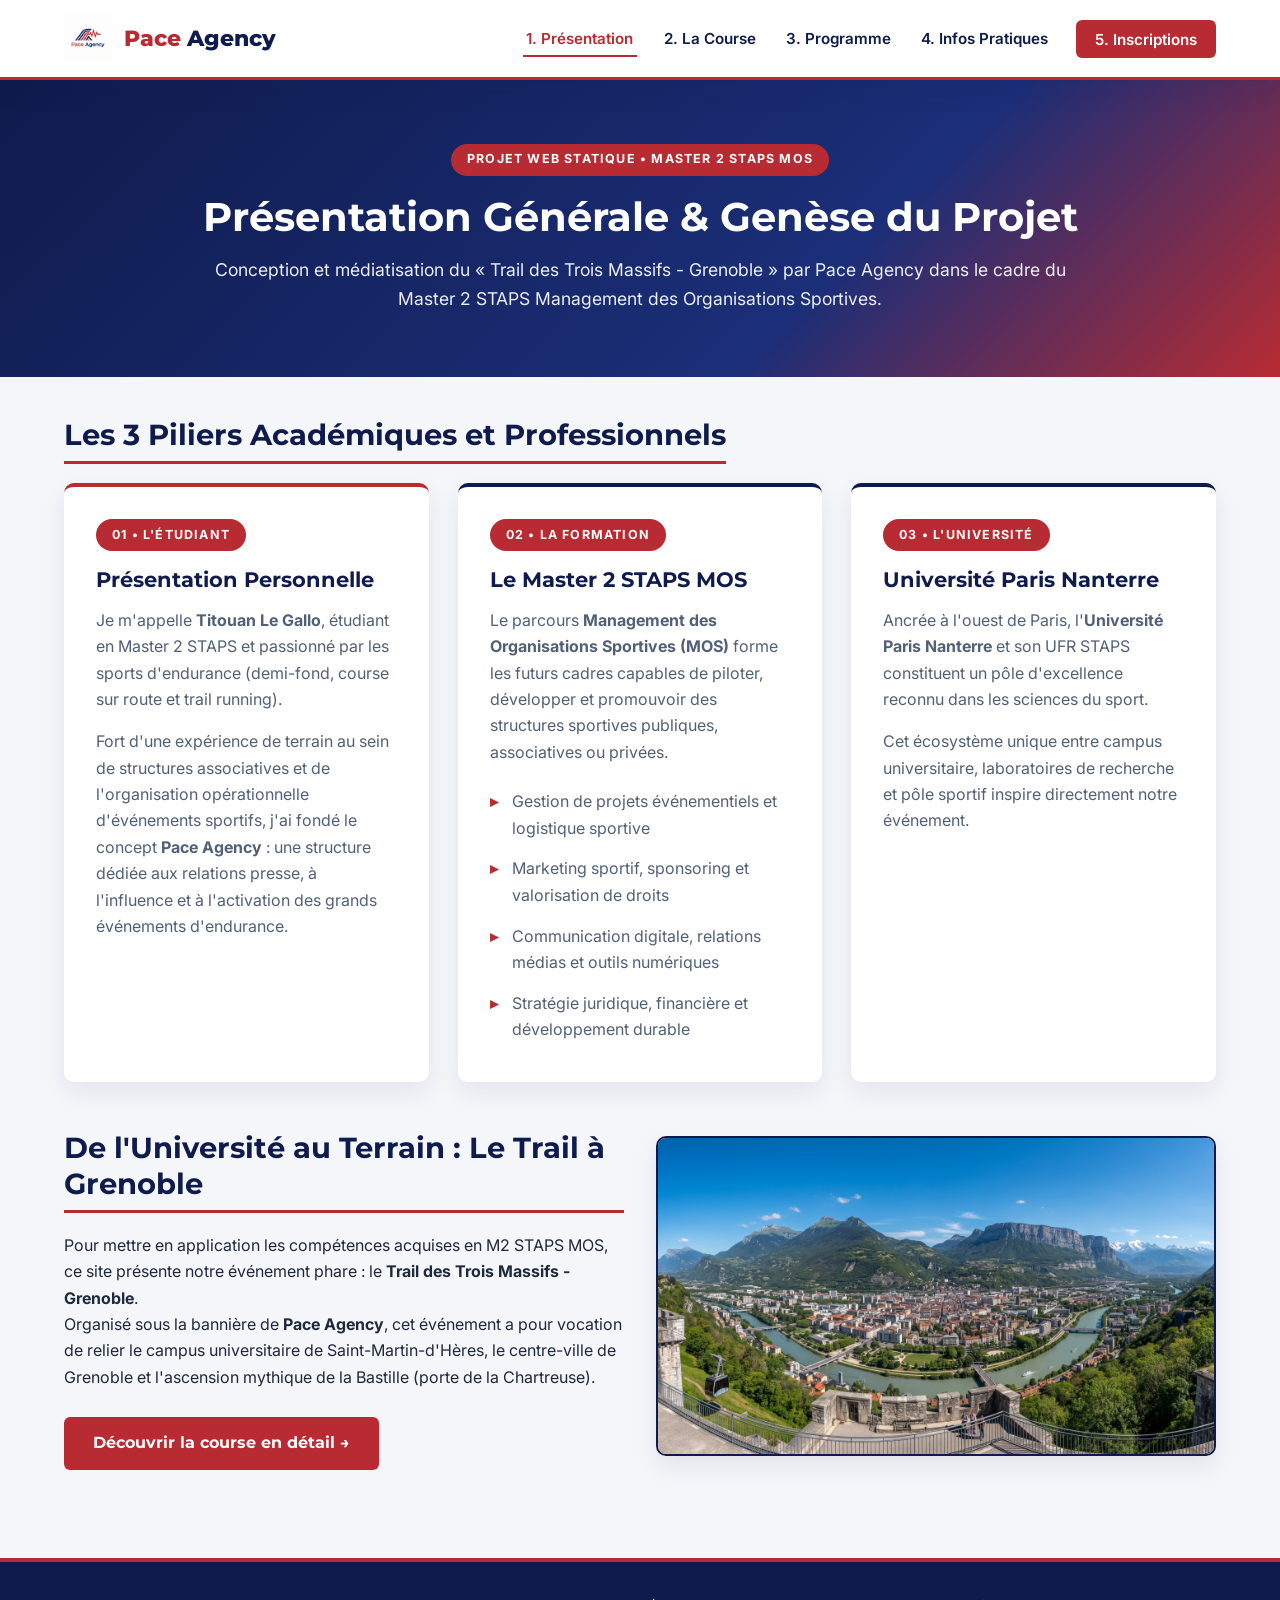
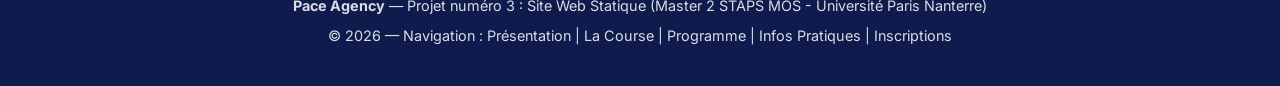
<file: index.html>
<!DOCTYPE html>
<html lang="fr">
<head>
    <meta charset="UTF-8">
    <meta name="viewport" content="width=device-width, initial-scale=1.0">
    <title>Accueil & Présentation | Trail des Trois Massifs - Grenoble</title>
    <link rel="stylesheet" href="style.css">
</head>
<body>

    <header class="site-header">
        <nav class="navbar">
            <a href="index.html" class="brand">
                <img src="logo-pace.jpg" alt="Logo Pace Agency" class="brand-logo">
                <span class="brand-title"><span class="brand-pace">Pace</span> <span class="brand-agency">Agency</span></span>
            </a>
            <ul class="nav-links">
                <li><a href="index.html" class="active">1. Présentation</a></li>
                <li><a href="evenement.html">2. La Course</a></li>
                <li><a href="programme.html">3. Programme</a></li>
                <li><a href="infos-pratiques.html">4. Infos Pratiques</a></li>
                <li><a href="inscriptions.html" class="btn-nav">5. Inscriptions</a></li>
            </ul>
        </nav>
    </header>

    <section class="page-hero">
        <div class="hero-container">
            <span class="badge">Projet Web Statique • Master 2 STAPS MOS</span>
            <h1>Présentation Générale & Genèse du Projet</h1>
            <p>Conception et médiatisation du « Trail des Trois Massifs - Grenoble » par Pace Agency dans le cadre du Master 2 STAPS Management des Organisations Sportives.</p>
        </div>
    </section>

    <main class="main-container">
        <section class="section-block">
            <h2 class="section-title">Les 3 Piliers Académiques et Professionnels</h2>
            <div class="grid-3">
                <!-- 1. Présentation personnelle de l'étudiant -->
                <article class="card card-accent">
                    <span class="badge">01 • L'Étudiant</span>
                    <h3>Présentation Personnelle</h3>
                    <p>Je m'appelle <strong>Titouan Le Gallo</strong>, étudiant en Master 2 STAPS et passionné par les sports d'endurance (demi-fond, course sur route et trail running).</p>
                    <p>Fort d'une expérience de terrain au sein de structures associatives et de l'organisation opérationnelle d'événements sportifs, j'ai fondé le concept <strong>Pace Agency</strong> : une structure dédiée aux relations presse, à l'influence et à l'activation des grands événements d'endurance.</p>
                </article>

                <!-- 2. Présentation du parcours M2 STAPS MOS -->
                <article class="card">
                    <span class="badge">02 • La Formation</span>
                    <h3>Le Master 2 STAPS MOS</h3>
                    <p>Le parcours <strong>Management des Organisations Sportives (MOS)</strong> forme les futurs cadres capables de piloter, développer et promouvoir des structures sportives publiques, associatives ou privées.</p>
                    <ul class="styled-list">
                        <li>Gestion de projets événementiels et logistique sportive</li>
                        <li>Marketing sportif, sponsoring et valorisation de droits</li>
                        <li>Communication digitale, relations médias et outils numériques</li>
                        <li>Stratégie juridique, financière et développement durable</li>
                    </ul>
                </article>

                <!-- 3. Présentation de l'université -->
                <article class="card">
                    <span class="badge">03 • L'Université</span>
                    <h3>Université Paris Nanterre</h3>
                    <p>Ancrée à l'ouest de Paris, l'<strong>Université Paris Nanterre</strong> et son UFR STAPS constituent un pôle d'excellence reconnu dans les sciences du sport.</p>
                    <p>Cet écosystème unique entre campus universitaire, laboratoires de recherche et pôle sportif inspire directement notre événement.</p>
                </article>
            </div>
        </section>

        <section class="section-block">
            <div class="grid-2">
                <div>
                    <h2 class="section-title">De l'Université au Terrain : Le Trail à Grenoble</h2>
                    <p>Pour mettre en application les compétences acquises en M2 STAPS MOS, ce site présente notre événement phare : le <strong>Trail des Trois Massifs - Grenoble</strong>.</p>
                    <p>Organisé sous la bannière de <strong>Pace Agency</strong>, cet événement a pour vocation de relier le campus universitaire de Saint-Martin-d'Hères, le centre-ville de Grenoble et l'ascension mythique de la Bastille (porte de la Chartreuse).</p>
                    <br>
                    <a href="evenement.html" class="btn-primary">Découvrir la course en détail →</a>
                </div>
                <div>
                    <img src="bastille-grenoble.jpg" alt="Vue panoramique de Grenoble et ses massifs" class="feature-image">
                </div>
            </div>
        </section>
    </main>

    <footer class="site-footer">
        <p><strong>Pace Agency</strong> — Projet numéro 3 : Site Web Statique (Master 2 STAPS MOS - Université Paris Nanterre)</p>
        <p>© 2026 — Navigation : <a href="index.html">Présentation</a> | <a href="evenement.html">La Course</a> | <a href="programme.html">Programme</a> | <a href="infos-pratiques.html">Infos Pratiques</a> | <a href="inscriptions.html">Inscriptions</a></p>
    </footer>

</body>
</html>
</file>
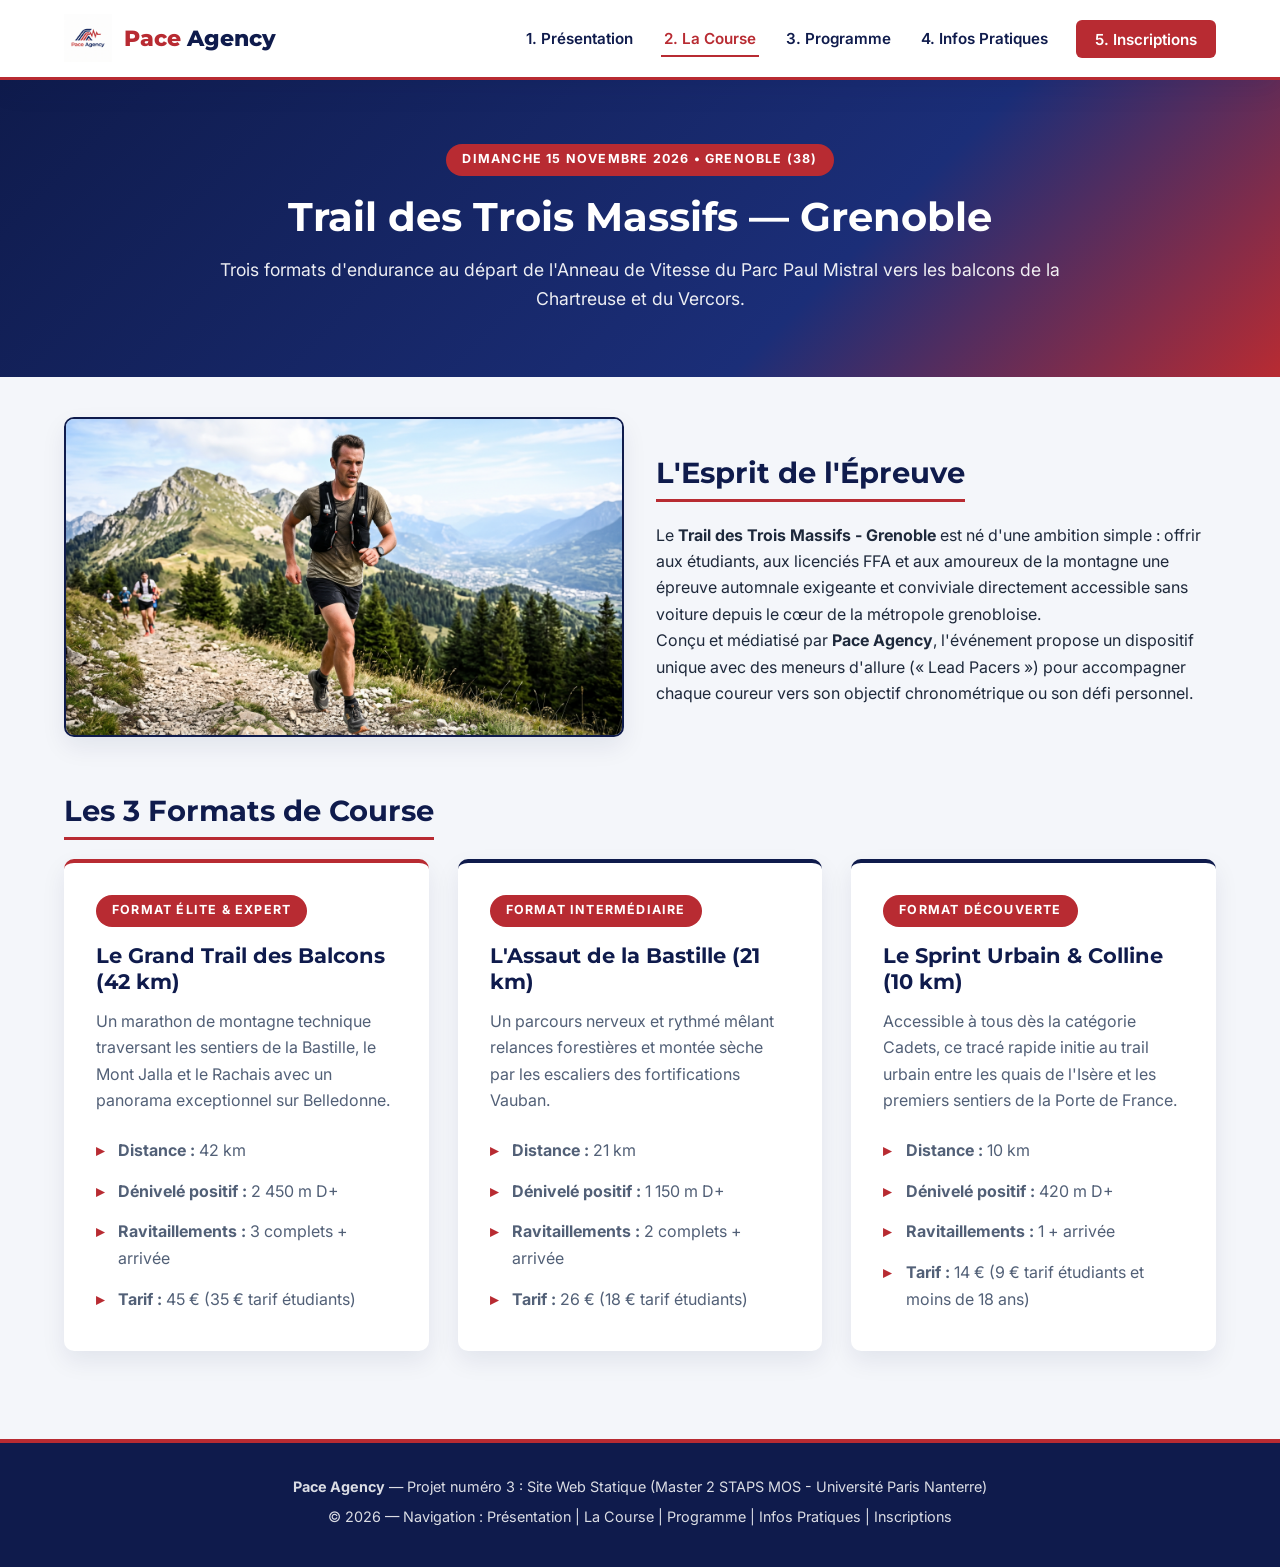
<file: evenement.html>
<!DOCTYPE html>
<html lang="fr">
<head>
    <meta charset="UTF-8">
    <meta name="viewport" content="width=device-width, initial-scale=1.0">
    <title>La Course | Trail des Trois Massifs - Grenoble</title>
    <link rel="stylesheet" href="style.css">
</head>
<body>

    <header class="site-header">
        <nav class="navbar">
            <a href="index.html" class="brand">
                <img src="logo-pace.jpg" alt="Logo Pace Agency" class="brand-logo">
                <span class="brand-title"><span class="brand-pace">Pace</span> <span class="brand-agency">Agency</span></span>
            </a>
            <ul class="nav-links">
                <li><a href="index.html">1. Présentation</a></li>
                <li><a href="evenement.html" class="active">2. La Course</a></li>
                <li><a href="programme.html">3. Programme</a></li>
                <li><a href="infos-pratiques.html">4. Infos Pratiques</a></li>
                <li><a href="inscriptions.html" class="btn-nav">5. Inscriptions</a></li>
            </ul>
        </nav>
    </header>

    <section class="page-hero">
        <div class="hero-container">
            <span class="badge">Dimanche 15 Novembre 2026 • Grenoble (38)</span>
            <h1>Trail des Trois Massifs — Grenoble</h1>
            <p>Trois formats d'endurance au départ de l'Anneau de Vitesse du Parc Paul Mistral vers les balcons de la Chartreuse et du Vercors.</p>
        </div>
    </section>

    <main class="main-container">
        <section class="section-block">
            <div class="grid-2">
                <div>
                    <img src="trail-grenoble.jpg" alt="Coureur sur les sentiers au-dessus de Grenoble" class="feature-image">
                </div>
                <div>
                    <h2 class="section-title">L'Esprit de l'Épreuve</h2>
                    <p>Le <strong>Trail des Trois Massifs - Grenoble</strong> est né d'une ambition simple : offrir aux étudiants, aux licenciés FFA et aux amoureux de la montagne une épreuve automnale exigeante et conviviale directement accessible sans voiture depuis le cœur de la métropole grenobloise.</p>
                    <p>Conçu et médiatisé par <strong>Pace Agency</strong>, l'événement propose un dispositif unique avec des meneurs d'allure (« Lead Pacers ») pour accompagner chaque coureur vers son objectif chronométrique ou son défi personnel.</p>
                </div>
            </div>
        </section>

        <section class="section-block">
            <h2 class="section-title">Les 3 Formats de Course</h2>
            <div class="grid-3">
                <article class="card card-accent">
                    <span class="badge">Format Élite & Expert</span>
                    <h3>Le Grand Trail des Balcons (42 km)</h3>
                    <p>Un marathon de montagne technique traversant les sentiers de la Bastille, le Mont Jalla et le Rachais avec un panorama exceptionnel sur Belledonne.</p>
                    <ul class="styled-list">
                        <li><strong>Distance :</strong> 42 km</li>
                        <li><strong>Dénivelé positif :</strong> 2 450 m D+</li>
                        <li><strong>Ravitaillements :</strong> 3 complets + arrivée</li>
                        <li><strong>Tarif :</strong> 45 € (35 € tarif étudiants)</li>
                    </ul>
                </article>

                <article class="card">
                    <span class="badge">Format Intermédiaire</span>
                    <h3>L'Assaut de la Bastille (21 km)</h3>
                    <p>Un parcours nerveux et rythmé mêlant relances forestières et montée sèche par les escaliers des fortifications Vauban.</p>
                    <ul class="styled-list">
                        <li><strong>Distance :</strong> 21 km</li>
                        <li><strong>Dénivelé positif :</strong> 1 150 m D+</li>
                        <li><strong>Ravitaillements :</strong> 2 complets + arrivée</li>
                        <li><strong>Tarif :</strong> 26 € (18 € tarif étudiants)</li>
                    </ul>
                </article>

                <article class="card">
                    <span class="badge">Format Découverte</span>
                    <h3>Le Sprint Urbain & Colline (10 km)</h3>
                    <p>Accessible à tous dès la catégorie Cadets, ce tracé rapide initie au trail urbain entre les quais de l'Isère et les premiers sentiers de la Porte de France.</p>
                    <ul class="styled-list">
                        <li><strong>Distance :</strong> 10 km</li>
                        <li><strong>Dénivelé positif :</strong> 420 m D+</li>
                        <li><strong>Ravitaillements :</strong> 1 + arrivée</li>
                        <li><strong>Tarif :</strong> 14 € (9 € tarif étudiants et moins de 18 ans)</li>
                    </ul>
                </article>
            </div>
        </section>
    </main>

    <footer class="site-footer">
        <p><strong>Pace Agency</strong> — Projet numéro 3 : Site Web Statique (Master 2 STAPS MOS - Université Paris Nanterre)</p>
        <p>© 2026 — Navigation : <a href="index.html">Présentation</a> | <a href="evenement.html">La Course</a> | <a href="programme.html">Programme</a> | <a href="infos-pratiques.html">Infos Pratiques</a> | <a href="inscriptions.html">Inscriptions</a></p>
    </footer>

</body>
</html>
</file>
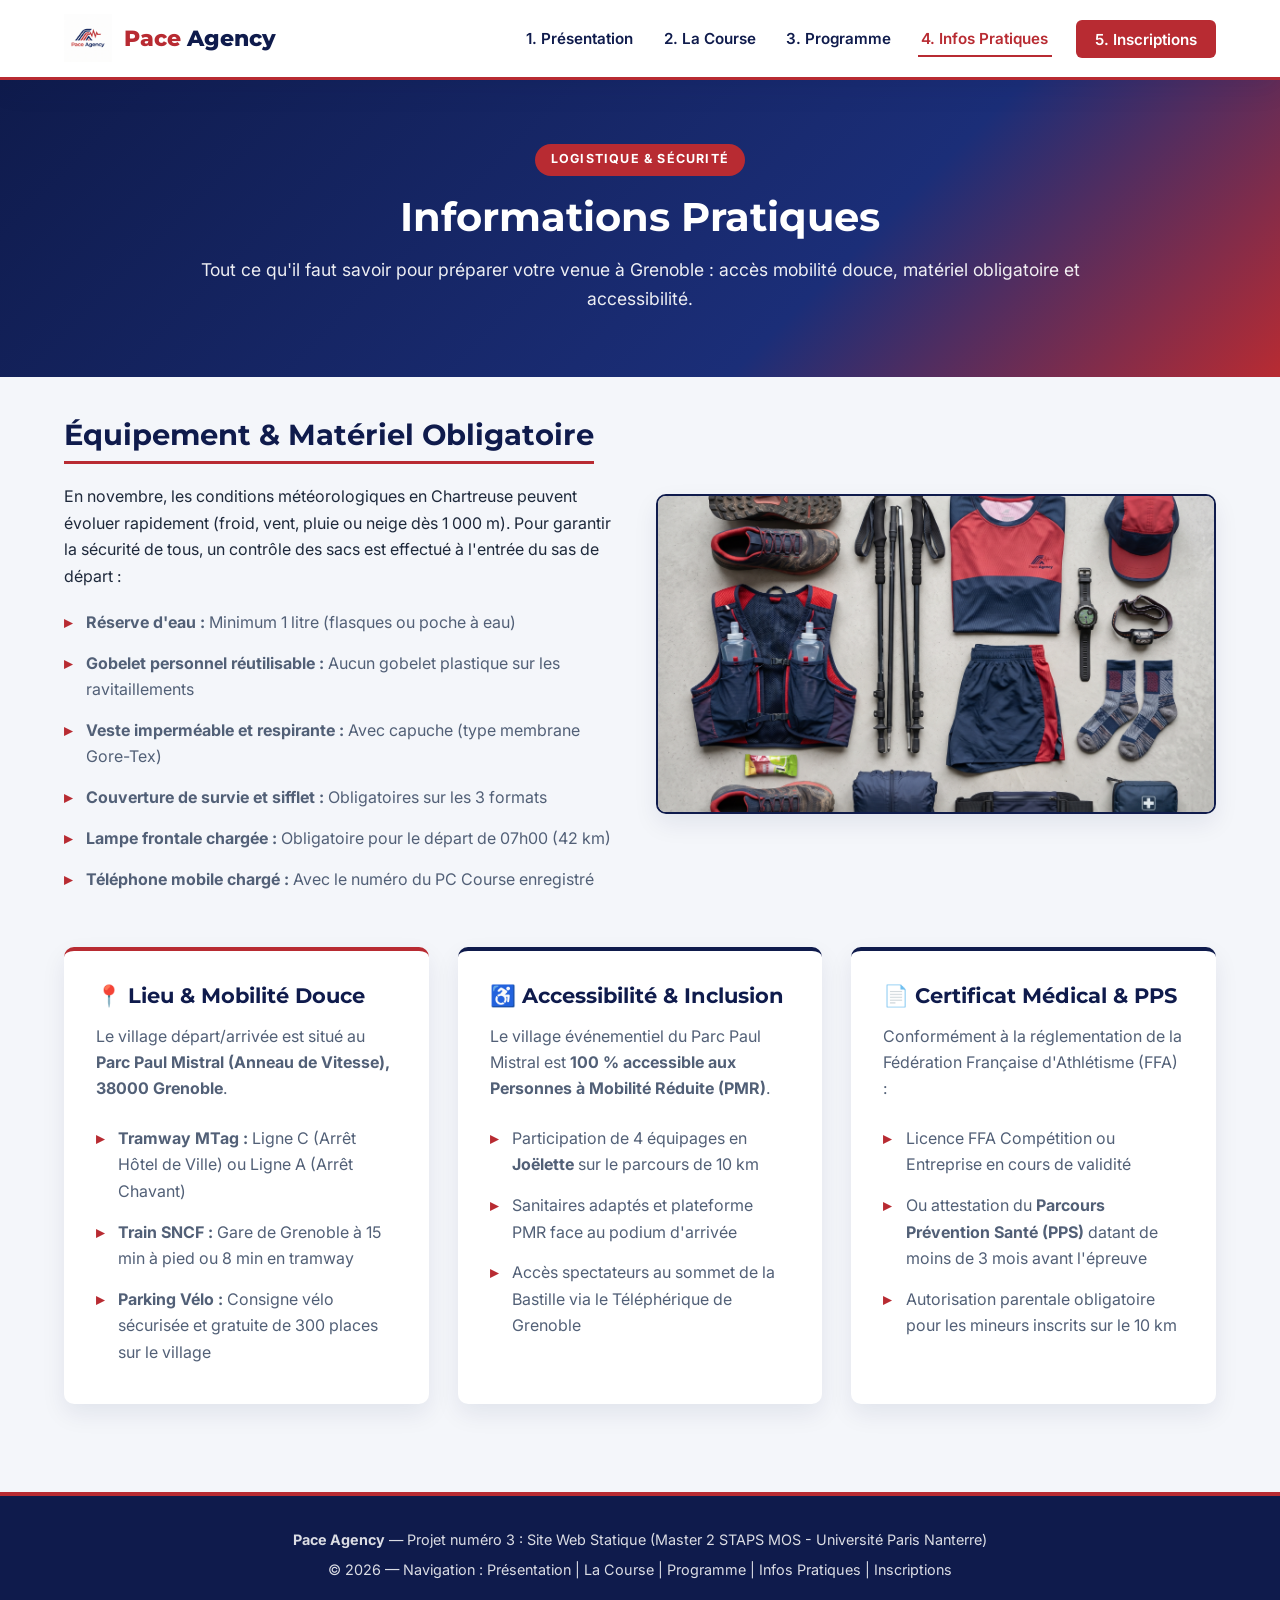
<file: infos-pratiques.html>
<!DOCTYPE html>
<html lang="fr">
<head>
    <meta charset="UTF-8">
    <meta name="viewport" content="width=device-width, initial-scale=1.0">
    <title>Informations Pratiques | Trail des Trois Massifs - Grenoble</title>
    <link rel="stylesheet" href="style.css">
</head>
<body>

    <header class="site-header">
        <nav class="navbar">
            <a href="index.html" class="brand">
                <img src="logo-pace.jpg" alt="Logo Pace Agency" class="brand-logo">
                <span class="brand-title"><span class="brand-pace">Pace</span> <span class="brand-agency">Agency</span></span>
            </a>
            <ul class="nav-links">
                <li><a href="index.html">1. Présentation</a></li>
                <li><a href="evenement.html">2. La Course</a></li>
                <li><a href="programme.html">3. Programme</a></li>
                <li><a href="infos-pratiques.html" class="active">4. Infos Pratiques</a></li>
                <li><a href="inscriptions.html" class="btn-nav">5. Inscriptions</a></li>
            </ul>
        </nav>
    </header>

    <section class="page-hero">
        <div class="hero-container">
            <span class="badge">Logistique & Sécurité</span>
            <h1>Informations Pratiques</h1>
            <p>Tout ce qu'il faut savoir pour préparer votre venue à Grenoble : accès mobilité douce, matériel obligatoire et accessibilité.</p>
        </div>
    </section>

    <main class="main-container">
        <section class="section-block">
            <div class="grid-2">
                <div>
                    <h2 class="section-title">Équipement & Matériel Obligatoire</h2>
                    <p>En novembre, les conditions météorologiques en Chartreuse peuvent évoluer rapidement (froid, vent, pluie ou neige dès 1 000 m). Pour garantir la sécurité de tous, un contrôle des sacs est effectué à l'entrée du sas de départ :</p>
                    <ul class="styled-list">
                        <li><strong>Réserve d'eau :</strong> Minimum 1 litre (flasques ou poche à eau)</li>
                        <li><strong>Gobelet personnel réutilisable :</strong> Aucun gobelet plastique sur les ravitaillements</li>
                        <li><strong>Veste imperméable et respirante :</strong> Avec capuche (type membrane Gore-Tex)</li>
                        <li><strong>Couverture de survie et sifflet :</strong> Obligatoires sur les 3 formats</li>
                        <li><strong>Lampe frontale chargée :</strong> Obligatoire pour le départ de 07h00 (42 km)</li>
                        <li><strong>Téléphone mobile chargé :</strong> Avec le numéro du PC Course enregistré</li>
                    </ul>
                </div>
                <div>
                    <img src="materiel-trail.jpg" alt="Matériel et chaussures de trail running" class="feature-image">
                </div>
            </div>
        </section>

        <section class="section-block">
            <div class="grid-3">
                <article class="card card-accent">
                    <h3>📍 Lieu & Mobilité Douce</h3>
                    <p>Le village départ/arrivée est situé au <strong>Parc Paul Mistral (Anneau de Vitesse), 38000 Grenoble</strong>.</p>
                    <ul class="styled-list">
                        <li><strong>Tramway MTag :</strong> Ligne C (Arrêt Hôtel de Ville) ou Ligne A (Arrêt Chavant)</li>
                        <li><strong>Train SNCF :</strong> Gare de Grenoble à 15 min à pied ou 8 min en tramway</li>
                        <li><strong>Parking Vélo :</strong> Consigne vélo sécurisée et gratuite de 300 places sur le village</li>
                    </ul>
                </article>

                <article class="card">
                    <h3>♿ Accessibilité & Inclusion</h3>
                    <p>Le village événementiel du Parc Paul Mistral est <strong>100 % accessible aux Personnes à Mobilité Réduite (PMR)</strong>.</p>
                    <ul class="styled-list">
                        <li>Participation de 4 équipages en <strong>Joëlette</strong> sur le parcours de 10 km</li>
                        <li>Sanitaires adaptés et plateforme PMR face au podium d'arrivée</li>
                        <li>Accès spectateurs au sommet de la Bastille via le Téléphérique de Grenoble</li>
                    </ul>
                </article>

                <article class="card">
                    <h3>📄 Certificat Médical & PPS</h3>
                    <p>Conformément à la réglementation de la Fédération Française d'Athlétisme (FFA) :</p>
                    <ul class="styled-list">
                        <li>Licence FFA Compétition ou Entreprise en cours de validité</li>
                        <li>Ou attestation du <strong>Parcours Prévention Santé (PPS)</strong> datant de moins de 3 mois avant l'épreuve</li>
                        <li>Autorisation parentale obligatoire pour les mineurs inscrits sur le 10 km</li>
                    </ul>
                </article>
            </div>
        </section>
    </main>

    <footer class="site-footer">
        <p><strong>Pace Agency</strong> — Projet numéro 3 : Site Web Statique (Master 2 STAPS MOS - Université Paris Nanterre)</p>
        <p>© 2026 — Navigation : <a href="index.html">Présentation</a> | <a href="evenement.html">La Course</a> | <a href="programme.html">Programme</a> | <a href="infos-pratiques.html">Infos Pratiques</a> | <a href="inscriptions.html">Inscriptions</a></p>
    </footer>

</body>
</html>
</file>
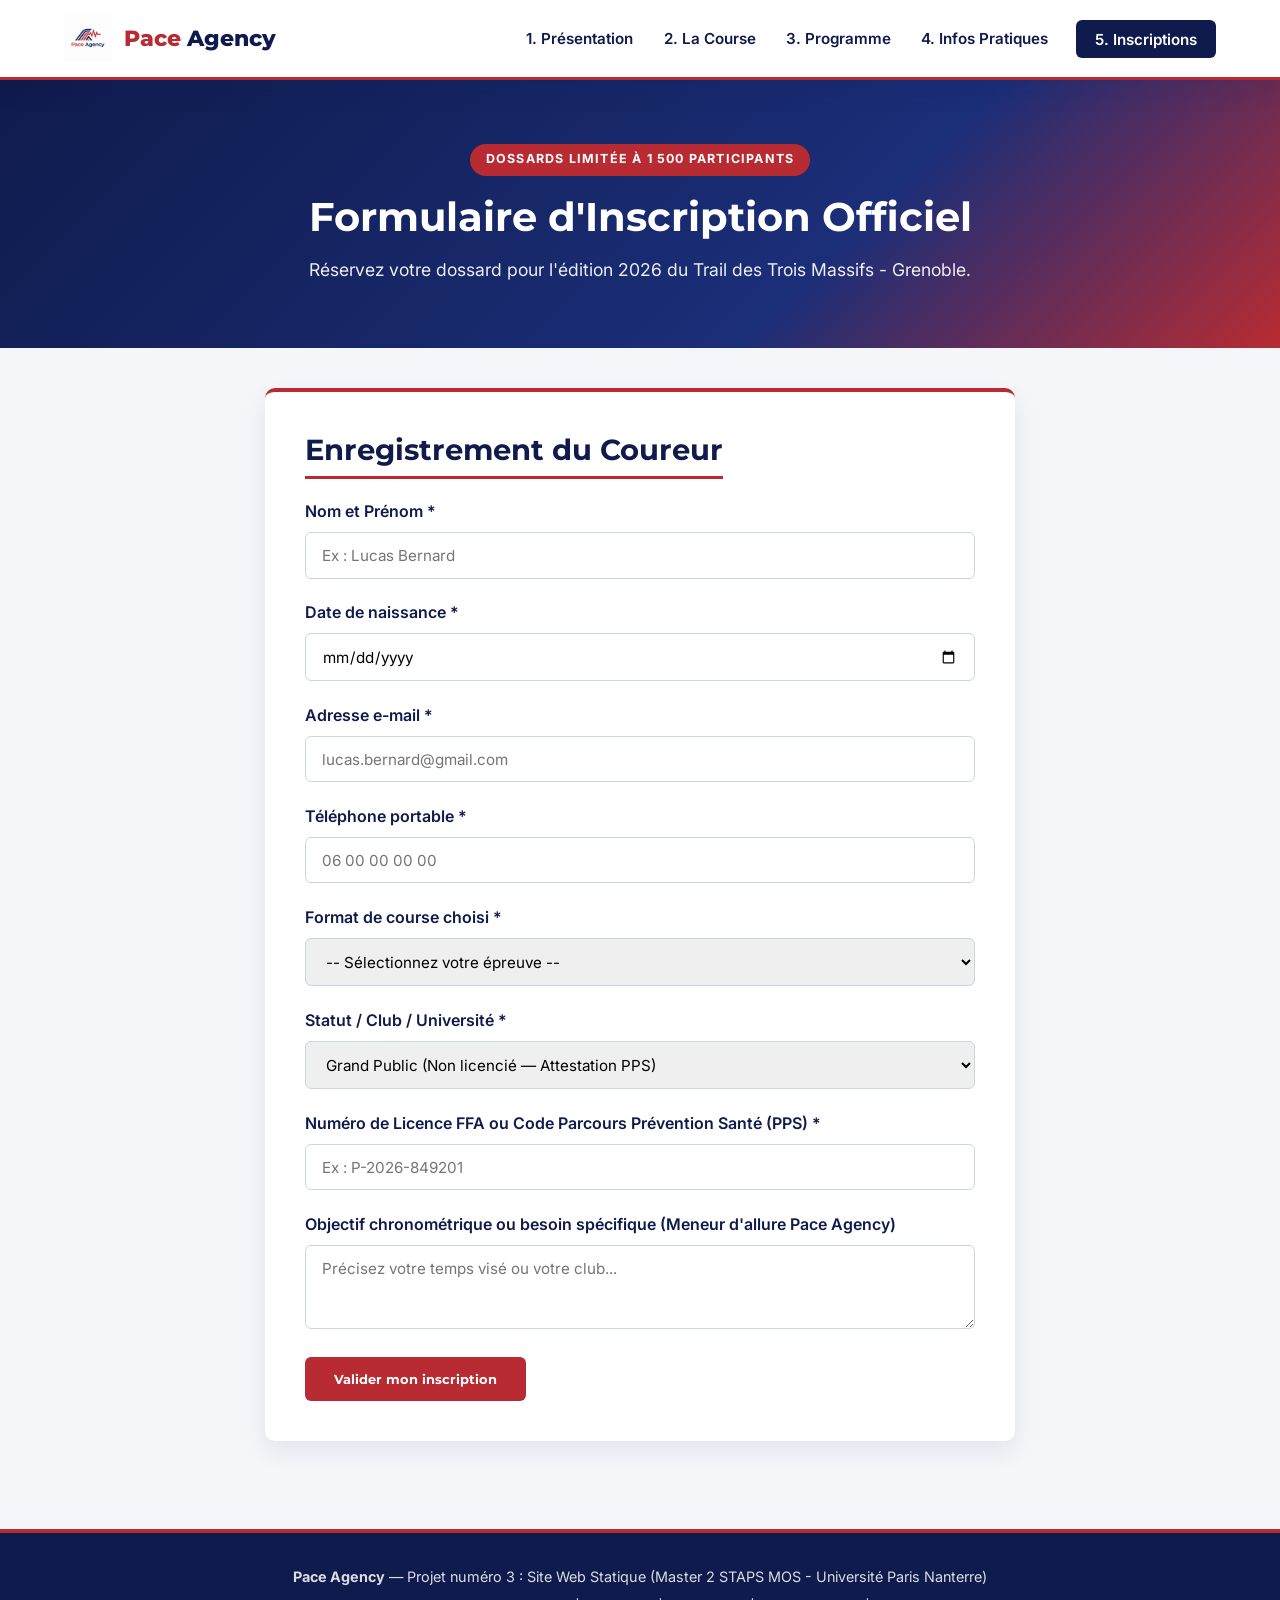
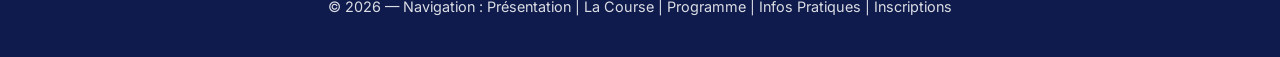
<file: inscriptions.html>
<!DOCTYPE html>
<html lang="fr">
<head>
    <meta charset="UTF-8">
    <meta name="viewport" content="width=device-width, initial-scale=1.0">
    <title>Inscriptions | Trail des Trois Massifs - Grenoble</title>
    <link rel="stylesheet" href="style.css">
</head>
<body>

    <header class="site-header">
        <nav class="navbar">
            <a href="index.html" class="brand">
                <img src="logo-pace.jpg" alt="Logo Pace Agency" class="brand-logo">
                <span class="brand-title"><span class="brand-pace">Pace</span> <span class="brand-agency">Agency</span></span>
            </a>
            <ul class="nav-links">
                <li><a href="index.html">1. Présentation</a></li>
                <li><a href="evenement.html">2. La Course</a></li>
                <li><a href="programme.html">3. Programme</a></li>
                <li><a href="infos-pratiques.html">4. Infos Pratiques</a></li>
                <li><a href="inscriptions.html" class="btn-nav active">5. Inscriptions</a></li>
            </ul>
        </nav>
    </header>

    <section class="page-hero">
        <div class="hero-container">
            <span class="badge">Dossards Limitée à 1 500 Participants</span>
            <h1>Formulaire d'Inscription Officiel</h1>
            <p>Réservez votre dossard pour l'édition 2026 du Trail des Trois Massifs - Grenoble.</p>
        </div>
    </section>

    <main class="main-container">
        <section class="section-block">
            <div class="form-card">
                <h2 class="section-title">Enregistrement du Coureur</h2>
                <form action="#" method="get">
                    <div class="form-group">
                        <label for="nom">Nom et Prénom *</label>
                        <input type="text" id="nom" name="nom" class="form-control" placeholder="Ex : Lucas Bernard" required>
                    </div>

                    <div class="form-group">
                        <label for="naissance">Date de naissance *</label>
                        <input type="date" id="naissance" name="naissance" class="form-control" required>
                    </div>

                    <div class="form-group">
                        <label for="email">Adresse e-mail *</label>
                        <input type="email" id="email" name="email" class="form-control" placeholder="lucas.bernard@gmail.com" required>
                    </div>

                    <div class="form-group">
                        <label for="telephone">Téléphone portable *</label>
                        <input type="tel" id="telephone" name="telephone" class="form-control" placeholder="06 00 00 00 00" required>
                    </div>

                    <div class="form-group">
                        <label for="format">Format de course choisi *</label>
                        <select id="format" name="format" class="form-control" required>
                            <option value="">-- Sélectionnez votre épreuve --</option>
                            <option value="42km">Le Grand Trail des Balcons — 42 km / 2450m D+ (45 €)</option>
                            <option value="21km">L'Assaut de la Bastille — 21 km / 1150m D+ (26 €)</option>
                            <option value="10km">Le Sprint Urbain & Colline — 10 km / 420m D+ (14 €)</option>
                        </select>
                    </div>

                    <div class="form-group">
                        <label for="statut">Statut / Club / Université *</label>
                        <select id="statut" name="statut" class="form-control" required>
                            <option value="public">Grand Public (Non licencié — Attestation PPS)</option>
                            <option value="ffa">Licencié(e) Fédération Française d'Athlétisme (FFA)</option>
                            <option value="uga">Étudiant(e)s et jeunes de -18 ans (-30 % sur le dossard)</option>
                        </select>
                    </div>

                    <div class="form-group">
                        <label for="pps">Numéro de Licence FFA ou Code Parcours Prévention Santé (PPS) *</label>
                        <input type="text" id="pps" name="pps" class="form-control" placeholder="Ex : P-2026-849201" required>
                    </div>

                    <div class="form-group">
                        <label for="commentaire">Objectif chronométrique ou besoin spécifique (Meneur d'allure Pace Agency)</label>
                        <textarea id="commentaire" name="commentaire" rows="3" class="form-control" placeholder="Précisez votre temps visé ou votre club..."></textarea>
                    </div>

                    <button type="submit" class="btn-primary">Valider mon inscription</button>
                </form>
            </div>
        </section>
    </main>

    <footer class="site-footer">
        <p><strong>Pace Agency</strong> — Projet numéro 3 : Site Web Statique (Master 2 STAPS MOS - Université Paris Nanterre)</p>
        <p>© 2026 — Navigation : <a href="index.html">Présentation</a> | <a href="evenement.html">La Course</a> | <a href="programme.html">Programme</a> | <a href="infos-pratiques.html">Infos Pratiques</a> | <a href="inscriptions.html">Inscriptions</a></p>
    </footer>

</body>
</html>
</file>
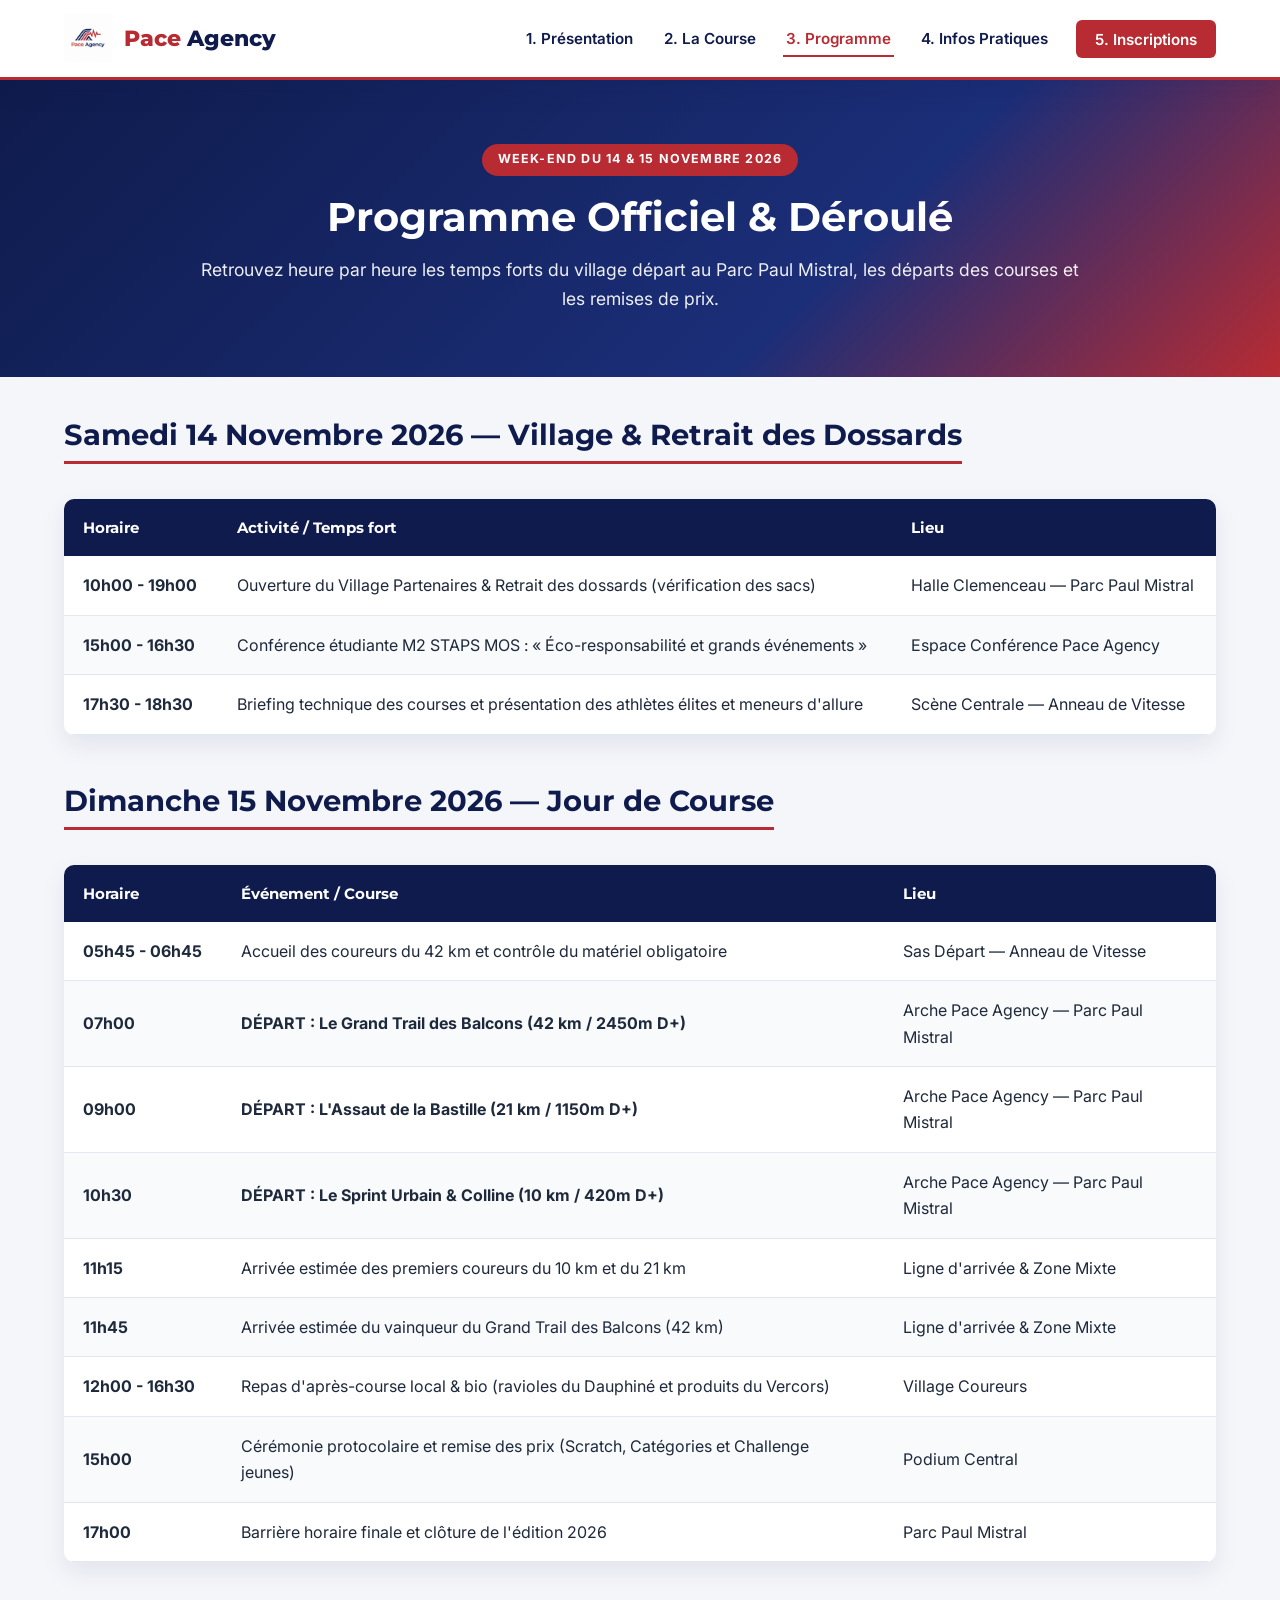
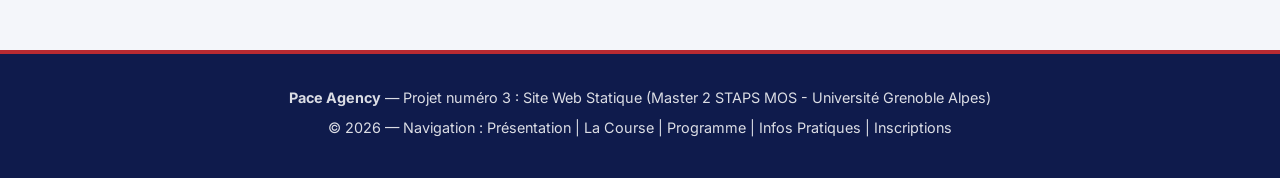
<file: programme.html>
<!DOCTYPE html>
<html lang="fr">
<head>
    <meta charset="UTF-8">
    <meta name="viewport" content="width=device-width, initial-scale=1.0">
    <title>Programme & Déroulé | Trail des Trois Massifs - Grenoble</title>
    <link rel="stylesheet" href="style.css">
</head>
<body>

    <header class="site-header">
        <nav class="navbar">
            <a href="index.html" class="brand">
                <img src="logo-pace.jpg" alt="Logo Pace Agency" class="brand-logo">
                <span class="brand-title"><span class="brand-pace">Pace</span> <span class="brand-agency">Agency</span></span>
            </a>
            <ul class="nav-links">
                <li><a href="index.html">1. Présentation</a></li>
                <li><a href="evenement.html">2. La Course</a></li>
                <li><a href="programme.html" class="active">3. Programme</a></li>
                <li><a href="infos-pratiques.html">4. Infos Pratiques</a></li>
                <li><a href="inscriptions.html" class="btn-nav">5. Inscriptions</a></li>
            </ul>
        </nav>
    </header>

    <section class="page-hero">
        <div class="hero-container">
            <span class="badge">Week-end du 14 & 15 Novembre 2026</span>
            <h1>Programme Officiel & Déroulé</h1>
            <p>Retrouvez heure par heure les temps forts du village départ au Parc Paul Mistral, les départs des courses et les remises de prix.</p>
        </div>
    </section>

    <main class="main-container">
        <section class="section-block">
            <h2 class="section-title">Samedi 14 Novembre 2026 — Village & Retrait des Dossards</h2>
            <table class="schedule-table">
                <thead>
                    <tr>
                        <th>Horaire</th>
                        <th>Activité / Temps fort</th>
                        <th>Lieu</th>
                    </tr>
                </thead>
                <tbody>
                    <tr>
                        <td class="time-tag">10h00 - 19h00</td>
                        <td>Ouverture du Village Partenaires & Retrait des dossards (vérification des sacs)</td>
                        <td>Halle Clemenceau — Parc Paul Mistral</td>
                    </tr>
                    <tr>
                        <td class="time-tag">15h00 - 16h30</td>
                        <td>Conférence étudiante M2 STAPS MOS : « Éco-responsabilité et grands événements »</td>
                        <td>Espace Conférence Pace Agency</td>
                    </tr>
                    <tr>
                        <td class="time-tag">17h30 - 18h30</td>
                        <td>Briefing technique des courses et présentation des athlètes élites et meneurs d'allure</td>
                        <td>Scène Centrale — Anneau de Vitesse</td>
                    </tr>
                </tbody>
            </table>
        </section>

        <section class="section-block">
            <h2 class="section-title">Dimanche 15 Novembre 2026 — Jour de Course</h2>
            <table class="schedule-table">
                <thead>
                    <tr>
                        <th>Horaire</th>
                        <th>Événement / Course</th>
                        <th>Lieu</th>
                    </tr>
                </thead>
                <tbody>
                    <tr>
                        <td class="time-tag">05h45 - 06h45</td>
                        <td>Accueil des coureurs du 42 km et contrôle du matériel obligatoire</td>
                        <td>Sas Départ — Anneau de Vitesse</td>
                    </tr>
                    <tr>
                        <td class="time-tag">07h00</td>
                        <td><strong>DÉPART : Le Grand Trail des Balcons (42 km / 2450m D+)</strong></td>
                        <td>Arche Pace Agency — Parc Paul Mistral</td>
                    </tr>
                    <tr>
                        <td class="time-tag">09h00</td>
                        <td><strong>DÉPART : L'Assaut de la Bastille (21 km / 1150m D+)</strong></td>
                        <td>Arche Pace Agency — Parc Paul Mistral</td>
                    </tr>
                    <tr>
                        <td class="time-tag">10h30</td>
                        <td><strong>DÉPART : Le Sprint Urbain & Colline (10 km / 420m D+)</strong></td>
                        <td>Arche Pace Agency — Parc Paul Mistral</td>
                    </tr>
                    <tr>
                        <td class="time-tag">11h15</td>
                        <td>Arrivée estimée des premiers coureurs du 10 km et du 21 km</td>
                        <td>Ligne d'arrivée & Zone Mixte</td>
                    </tr>
                    <tr>
                        <td class="time-tag">11h45</td>
                        <td>Arrivée estimée du vainqueur du Grand Trail des Balcons (42 km)</td>
                        <td>Ligne d'arrivée & Zone Mixte</td>
                    </tr>
                    <tr>
                        <td class="time-tag">12h00 - 16h30</td>
                        <td>Repas d'après-course local & bio (ravioles du Dauphiné et produits du Vercors)</td>
                        <td>Village Coureurs</td>
                    </tr>
                    <tr>
                        <td class="time-tag">15h00</td>
                        <td>Cérémonie protocolaire et remise des prix (Scratch, Catégories et Challenge jeunes)</td>
                        <td>Podium Central</td>
                    </tr>
                    <tr>
                        <td class="time-tag">17h00</td>
                        <td>Barrière horaire finale et clôture de l'édition 2026</td>
                        <td>Parc Paul Mistral</td>
                    </tr>
                </tbody>
            </table>
        </section>
    </main>

    <footer class="site-footer">
        <p><strong>Pace Agency</strong> — Projet numéro 3 : Site Web Statique (Master 2 STAPS MOS - Université Grenoble Alpes)</p>
        <p>© 2026 — Navigation : <a href="index.html">Présentation</a> | <a href="evenement.html">La Course</a> | <a href="programme.html">Programme</a> | <a href="infos-pratiques.html">Infos Pratiques</a> | <a href="inscriptions.html">Inscriptions</a></p>
    </footer>

</body>
</html>
</file>
<file: style.css>
@import url('https://fonts.googleapis.com/css2?family=Inter:wght@300;400;500;600;700&family=Montserrat:wght@600;700;800&display=swap');

:root {
    --bleu-nuit: #0F1B4C;
    --rouge-tartan: #B82B32;
    --rouge-hover: #941F25;
    --gris-fond: #F4F6FA;
    --blanc: #FFFFFF;
    --texte: #1E293B;
    --texte-secondaire: #526077;
    --bordure: #E2E8F0;
    --ombre: 0 10px 25px rgba(15, 27, 76, 0.08);
}

* {
    margin: 0;
    padding: 0;
    box-sizing: border-box;
}

body {
    font-family: 'Inter', sans-serif;
    color: var(--texte);
    background-color: var(--gris-fond);
    line-height: 1.65;
    display: flex;
    flex-direction: column;
    min-height: 100vh;
}

h1, h2, h3, h4 {
    font-family: 'Montserrat', sans-serif;
    color: var(--bleu-nuit);
    line-height: 1.25;
}

a {
    text-decoration: none;
    color: inherit;
    transition: all 0.25s ease;
}

/* ================= EN-TÊTE ET NAVIGATION ================= */
.site-header {
    background-color: var(--blanc);
    border-bottom: 3px solid var(--rouge-tartan);
    box-shadow: var(--ombre);
    position: sticky;
    top: 0;
    z-index: 100;
}

.navbar {
    max-width: 1200px;
    margin: 0 auto;
    padding: 0.9rem 1.5rem;
    display: flex;
    justify-content: space-between;
    align-items: center;
    flex-wrap: wrap;
    gap: 1rem;
}

.brand {
    display: flex;
    align-items: center;
    gap: 12px;
}

.brand-logo {
    height: 48px;
    width: auto;
}

.brand-title {
    font-family: 'Montserrat', sans-serif;
    font-weight: 800;
    font-size: 1.35rem;
}

.brand-pace {
    color: var(--rouge-tartan);
}

.brand-agency {
    color: var(--bleu-nuit);
}

.nav-links {
    list-style: none;
    display: flex;
    gap: 1.5rem;
    align-items: center;
    flex-wrap: wrap;
}

.nav-links a {
    font-weight: 600;
    font-size: 0.95rem;
    color: var(--bleu-nuit);
    padding: 0.4rem 0.2rem;
    border-bottom: 2px solid transparent;
}

.nav-links a:hover,
.nav-links a.active {
    color: var(--rouge-tartan);
    border-bottom-color: var(--rouge-tartan);
}

.nav-links a.btn-nav {
    background-color: var(--rouge-tartan);
    color: var(--blanc);
    padding: 0.6rem 1.2rem;
    border-radius: 6px;
    border-bottom: none;
}

.nav-links a.btn-nav:hover,
.nav-links a.btn-nav.active {
    background-color: var(--bleu-nuit);
    color: var(--blanc);
}

/* ================= BANNIÈRE PRINCIPALE (HERO) ================= */
.page-hero {
    background: linear-gradient(135deg, var(--bleu-nuit) 0%, #1B2E78 65%, var(--rouge-tartan) 100%);
    color: var(--blanc);
    padding: 4rem 1.5rem;
    text-align: center;
}

.hero-container {
    max-width: 900px;
    margin: 0 auto;
}

.badge {
    display: inline-block;
    background-color: var(--rouge-tartan);
    color: var(--blanc);
    font-size: 0.78rem;
    font-weight: 700;
    text-transform: uppercase;
    letter-spacing: 1.2px;
    padding: 0.35rem 1rem;
    border-radius: 50px;
    margin-bottom: 1rem;
}

.page-hero h1 {
    color: var(--blanc);
    font-size: 2.5rem;
    margin-bottom: 0.85rem;
}

.page-hero p {
    font-size: 1.1rem;
    opacity: 0.92;
}

/* ================= CONTENEUR ET SECTIONS ================= */
.main-container {
    max-width: 1200px;
    width: 100%;
    margin: 2.5rem auto;
    padding: 0 1.5rem;
    flex: 1;
}

.section-block {
    margin-bottom: 3rem;
}

.section-title {
    font-size: 1.8rem;
    margin-bottom: 1.2rem;
    padding-bottom: 0.5rem;
    border-bottom: 3px solid var(--rouge-tartan);
    display: inline-block;
}

/* ================= GRILLES ET CARTES ================= */
.grid-2 {
    display: grid;
    grid-template-columns: repeat(auto-fit, minmax(320px, 1fr));
    gap: 2rem;
    align-items: center;
}

.grid-3 {
    display: grid;
    grid-template-columns: repeat(auto-fit, minmax(300px, 1fr));
    gap: 1.8rem;
}

.card {
    background-color: var(--blanc);
    border-radius: 10px;
    padding: 2rem;
    box-shadow: var(--ombre);
    border-top: 4px solid var(--bleu-nuit);
}

.card-accent {
    border-top-color: var(--rouge-tartan);
}

.card h3 {
    font-size: 1.3rem;
    margin-bottom: 0.85rem;
}

.card p {
    color: var(--texte-secondaire);
    margin-bottom: 1rem;
}

.feature-image {
    width: 100%;
    height: 320px;
    object-fit: cover;
    border-radius: 10px;
    box-shadow: var(--ombre);
    border: 2px solid var(--bleu-nuit);
}

/* ================= TABLEAUX (PROGRAMME) ================= */
.schedule-table {
    width: 100%;
    border-collapse: collapse;
    background-color: var(--blanc);
    border-radius: 10px;
    overflow: hidden;
    box-shadow: var(--ombre);
    margin-top: 1rem;
}

.schedule-table th {
    background-color: var(--bleu-nuit);
    color: var(--blanc);
    text-align: left;
    padding: 1rem 1.2rem;
    font-family: 'Montserrat', sans-serif;
    font-size: 0.95rem;
}

.schedule-table td {
    padding: 1rem 1.2rem;
    border-bottom: 1px solid var(--bordure);
    color: var(--texte);
}

.schedule-table tr:nth-child(even) {
    background-color: #F8FAFC;
}

.time-tag {
    font-weight: 700;
    color: var(--rouge-tartan);
    white-space: nowrap;
}

/* ================= LISTES ================= */
.styled-list {
    list-style: none;
    margin-top: 0.8rem;
}

.styled-list li {
    padding: 0.45rem 0;
    padding-left: 1.4rem;
    position: relative;
    color: var(--texte-secondaire);
}

.styled-list li::before {
    content: "▸";
    color: var(--rouge-tartan);
    font-weight: bold;
    position: absolute;
    left: 0;
}

/* ================= FORMULAIRE (INSCRIPTIONS) ================= */
.form-card {
    background-color: var(--blanc);
    padding: 2.5rem;
    border-radius: 10px;
    box-shadow: var(--ombre);
    border-top: 4px solid var(--rouge-tartan);
    max-width: 750px;
    margin: 0 auto;
}

.form-group {
    margin-bottom: 1.3rem;
}

.form-group label {
    display: block;
    font-weight: 600;
    margin-bottom: 0.45rem;
    color: var(--bleu-nuit);
}

.form-control {
    width: 100%;
    padding: 0.8rem 1rem;
    border: 1px solid #CBD5E1;
    border-radius: 6px;
    font-family: 'Inter', sans-serif;
    font-size: 0.95rem;
}

.form-control:focus {
    outline: none;
    border-color: var(--rouge-tartan);
}

.btn-primary {
    display: inline-block;
    background-color: var(--rouge-tartan);
    color: var(--blanc);
    font-family: 'Montserrat', sans-serif;
    font-weight: 700;
    padding: 0.85rem 1.8rem;
    border-radius: 6px;
    border: none;
    cursor: pointer;
}

.btn-primary:hover {
    background-color: var(--rouge-hover);
}

/* ================= PIED DE PAGE ================= */
.site-footer {
    background-color: var(--bleu-nuit);
    color: var(--blanc);
    text-align: center;
    padding: 2rem 1.5rem;
    margin-top: auto;
    border-top: 4px solid var(--rouge-tartan);
    font-size: 0.9rem;
}

.site-footer p {
    opacity: 0.85;
    margin-bottom: 0.4rem;
}
</file>
